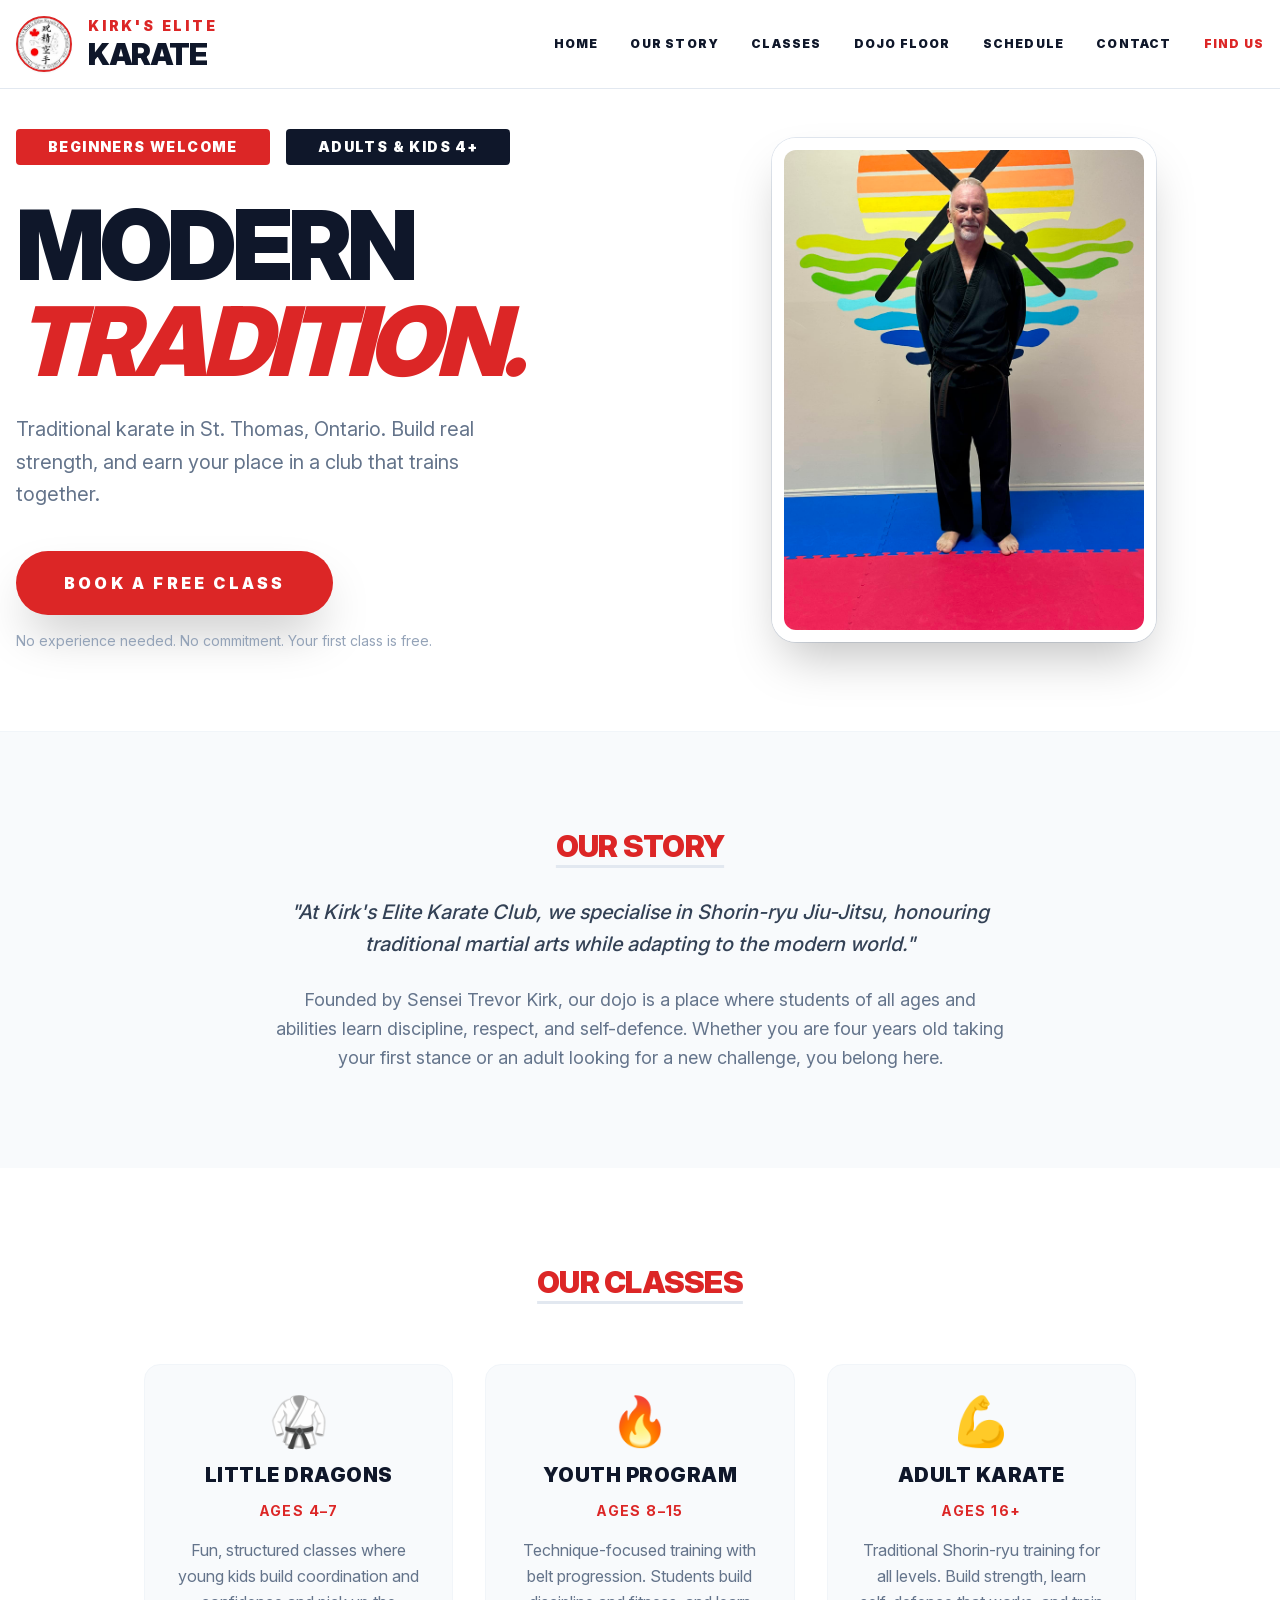
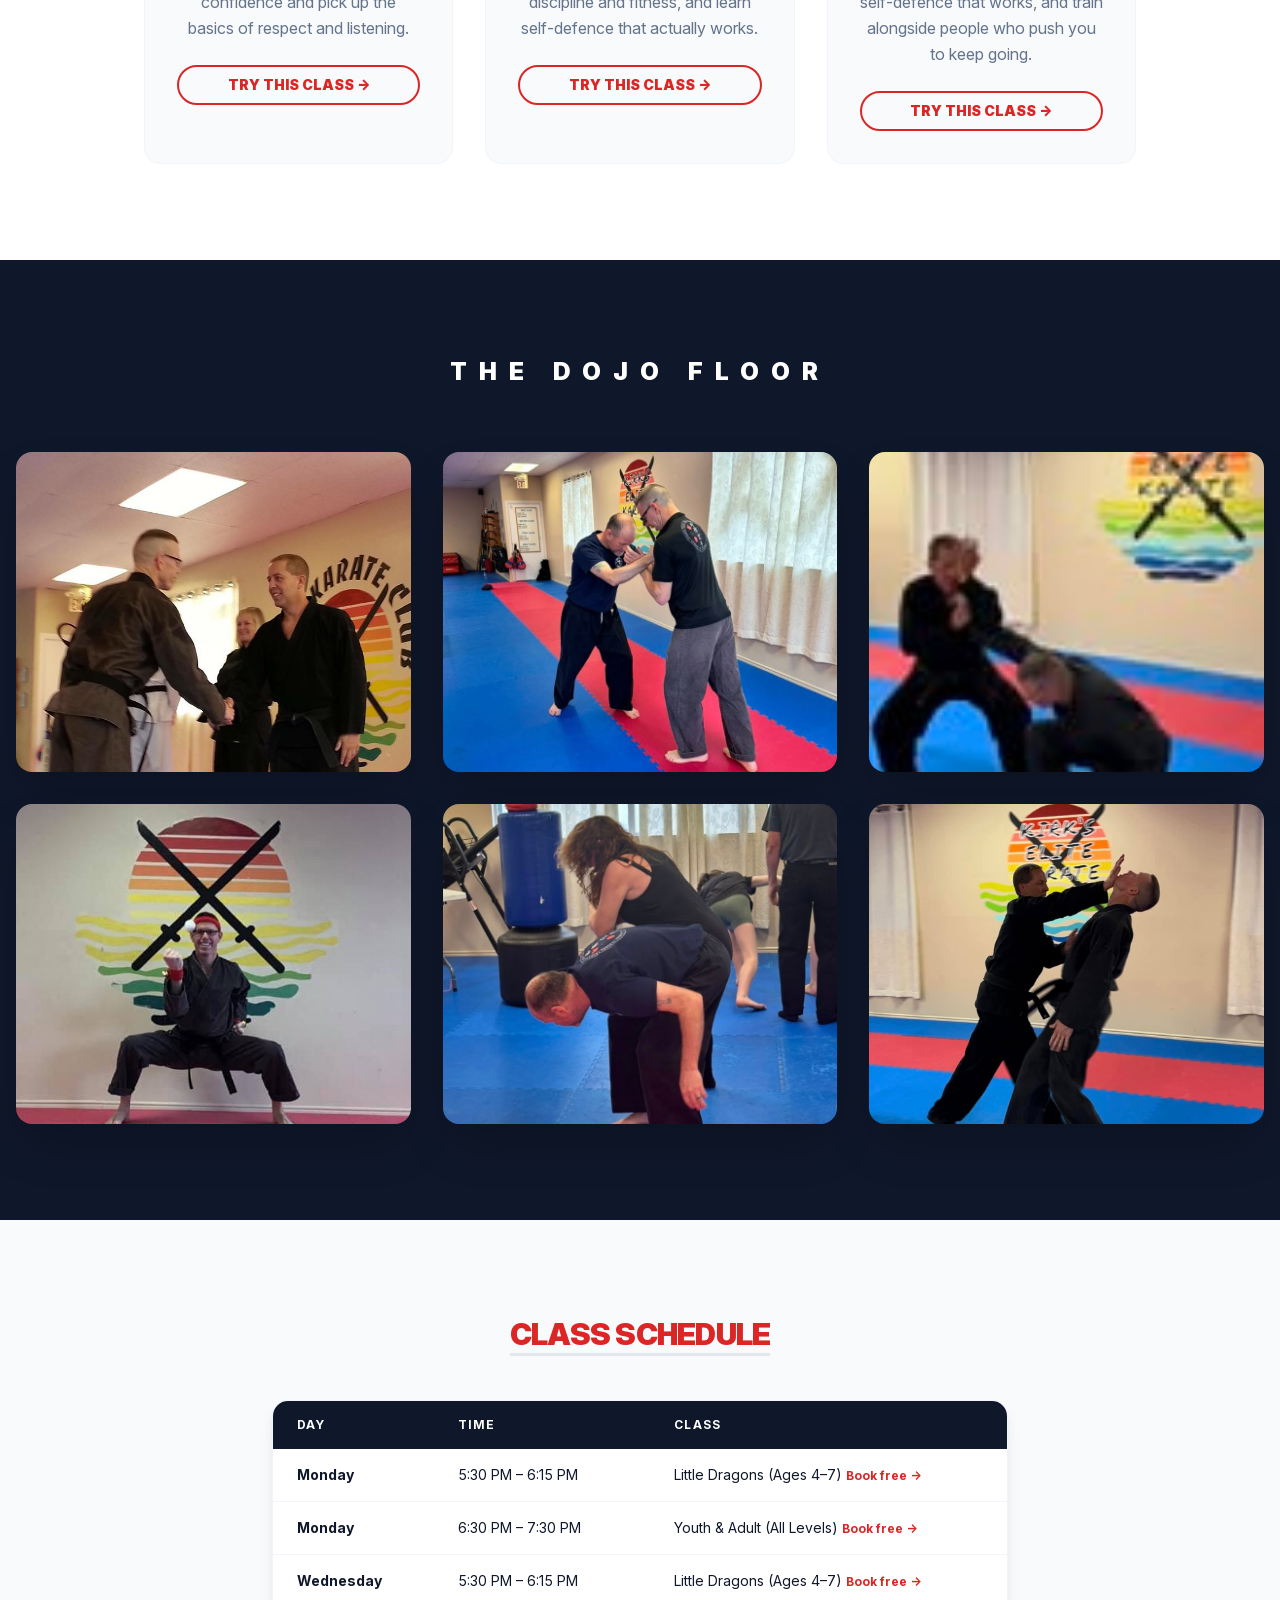
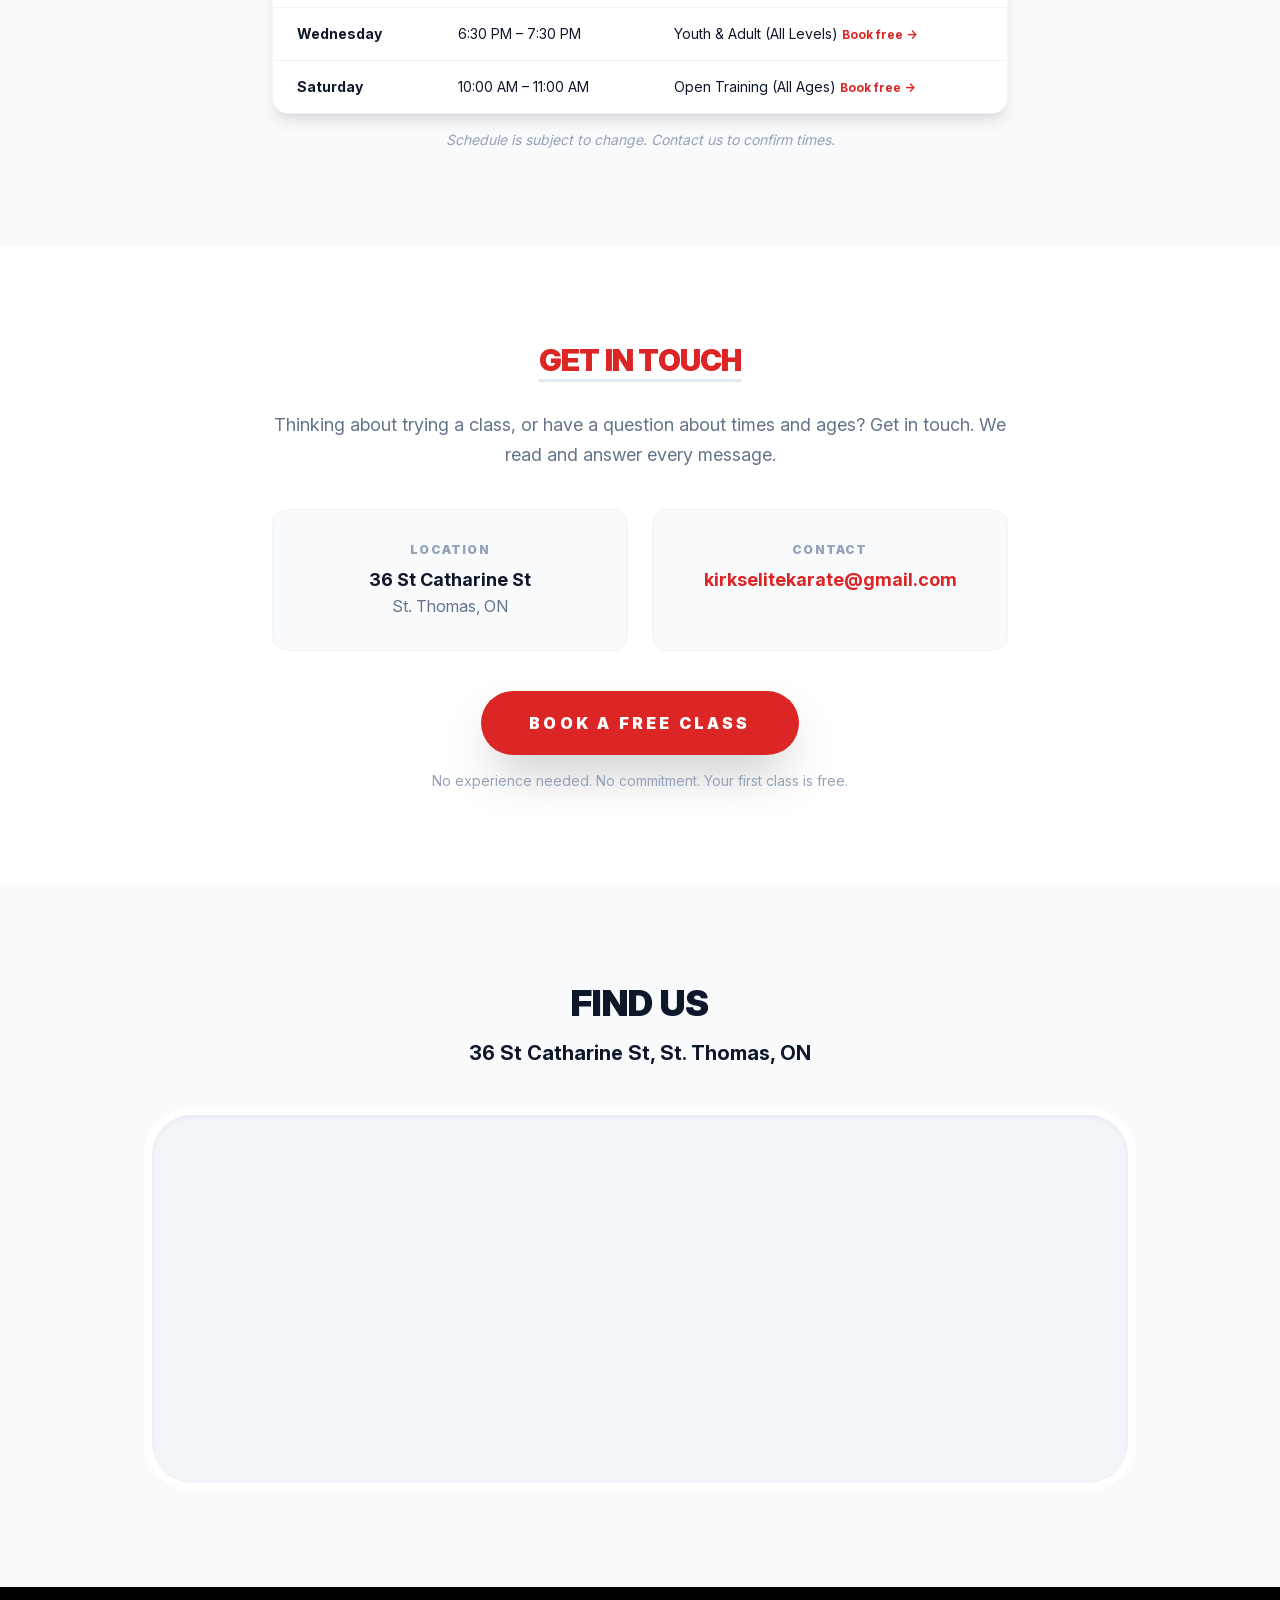
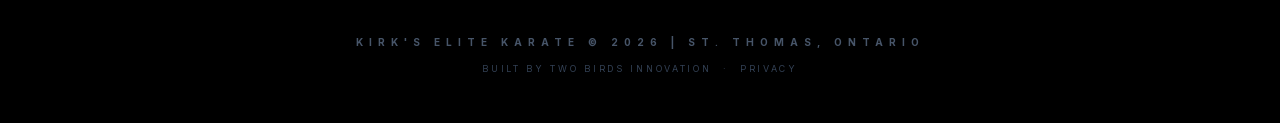
<file: index.html>
<!DOCTYPE html>
<html lang="en-CA">
<head>
    <meta charset="UTF-8">
    <meta name="viewport" content="width=device-width, initial-scale=1.0">
    <title>Kirk's Elite Karate Club | St. Thomas, ON</title>
    <meta name="description" content="Shorin-ryu Jiu-Jitsu for kids, teens, and adults in St. Thomas, Ontario. Beginners welcome. Building strength through discipline and community through respect.">
    <link rel="stylesheet" href="css/style.css">
    <style>
        @font-face{font-family:'Inter';font-style:normal;font-display:swap;font-weight:100 900;src:url('fonts/inter/InterVariable.woff2') format('woff2-variations'),url('fonts/inter/InterVariable.woff2') format('woff2')}
        body { font-family: 'Inter', 'InterVariable', sans-serif; }
    </style>
</head>
<body class="bg-slate-50 text-slate-900">

    <a href="#main" class="skip-link">Skip to main content</a>

    <!-- Navigation -->
    <nav class="bg-white border-b border-slate-200 py-4 sticky top-0 z-50">
        <div class="container mx-auto px-4 flex justify-between items-center">
            <a href="#" class="flex items-center space-x-4 hover:opacity-80 transition">
                <img src="kirks-elite-karate-crest.jpg" class="h-14 w-14 rounded-full border-2 border-red-600 shadow-sm" alt="Kirk's Elite Karate Club crest: Shorin-ryu Jujutsu, St. Thomas, Canada">
                <div class="leading-none">
                    <span class="text-red-600 block text-sm font-black uppercase tracking-[0.2em]">Kirk's Elite</span>
                    <span class="text-slate-900 text-3xl font-black uppercase tracking-tighter">Karate</span>
                </div>
            </a>
            <div class="space-x-8 hidden md:flex text-xs font-black uppercase tracking-widest">
                <a href="#welcome" class="hover:text-red-600 transition">Home</a>
                <a href="#about" class="hover:text-red-600 transition">Our Story</a>
                <a href="#classes" class="hover:text-red-600 transition">Classes</a>
                <a href="#gallery" class="hover:text-red-600 transition">Dojo Floor</a>
                <a href="#schedule" class="hover:text-red-600 transition">Schedule</a>
                <a href="#contact" class="hover:text-red-600 transition">Contact</a>
                <a href="#find-us" class="text-red-600">Find Us</a>
            </div>
            <!-- Mobile menu button -->
            <button id="mobile-menu-btn" class="md:hidden p-2 rounded" aria-label="Open menu" aria-expanded="false" aria-controls="mobile-menu">
                <svg class="w-6 h-6" fill="none" stroke="currentColor" viewBox="0 0 24 24"><path stroke-linecap="round" stroke-linejoin="round" stroke-width="2" d="M4 6h16M4 12h16M4 18h16"/></svg>
            </button>
        </div>
        <!-- Mobile nav -->
        <div id="mobile-menu" class="hidden md:hidden px-4 pb-4 pt-2 space-y-3 text-xs font-black uppercase tracking-widest">
            <a href="#welcome" class="block hover:text-red-600 transition">Home</a>
            <a href="#about" class="block hover:text-red-600 transition">Our Story</a>
            <a href="#classes" class="block hover:text-red-600 transition">Classes</a>
            <a href="#gallery" class="block hover:text-red-600 transition">Dojo Floor</a>
            <a href="#schedule" class="block hover:text-red-600 transition">Schedule</a>
            <a href="#contact" class="block hover:text-red-600 transition">Contact</a>
            <a href="#find-us" class="block text-red-600">Find Us</a>
        </div>
    </nav>

    <main id="main">
        <!-- Hero -->
        <section id="welcome" class="pt-10 pb-20 bg-white border-b border-slate-100">
            <div class="container mx-auto px-4 grid md:grid-cols-2 gap-12 items-center">
                <div class="text-center md:text-left order-2 md:order-1">
                    <div class="flex flex-wrap justify-center md:justify-start gap-4 mb-8">
                        <span class="bg-red-600 text-white text-sm font-black px-8 py-2 rounded uppercase tracking-widest shadow-md">Beginners Welcome</span>
                        <span class="bg-slate-900 text-white text-sm font-black px-8 py-2 rounded uppercase tracking-widest shadow-md">Adults &amp; Kids 4+</span>
                    </div>
                    <h1 class="text-6xl md:text-8xl font-black uppercase leading-[0.85] tracking-tighter text-slate-900 mb-6">
                        Modern<br><span class="text-red-600 italic">Tradition.</span>
                    </h1>
                    <p class="text-xl text-slate-500 leading-relaxed mb-10 max-w-lg">
                        Traditional karate in St. Thomas, Ontario. Build real strength, and earn your place in a club that trains together.
                    </p>
                    <a href="#contact" class="bg-red-600 text-white px-12 py-5 rounded-full font-black uppercase tracking-[0.2em] hover:bg-slate-900 transition-all inline-block shadow-2xl">
                        Book a Free Class
                    </a>
                    <p class="text-sm text-slate-400 mt-4">No experience needed. No commitment. Your first class is free.</p>
                </div>

                <div class="order-1 md:order-2 flex justify-center">
                    <div class="relative w-full max-w-sm">
                        <div class="rounded-3xl overflow-hidden shadow-2xl border-[12px] border-white ring-1 ring-slate-200">
                            <img src="kirks photo 22.jpg" alt="Sensei Trevor Kirk demonstrating karate technique" class="w-full h-auto object-cover">
                        </div>
                    </div>
                </div>
            </div>
        </section>

        <!-- Our Story -->
        <section id="about" class="py-24 bg-slate-50">
            <div class="container mx-auto px-4 max-w-3xl text-center">
                <h2 class="text-3xl font-black uppercase mb-8 tracking-tight text-red-600 underline decoration-slate-200 underline-offset-8">Our Story</h2>
                <p class="text-xl text-slate-700 leading-relaxed italic font-medium mb-6">
                    "At Kirk's Elite Karate Club, we specialise in Shorin-ryu Jiu-Jitsu, honouring traditional martial arts while adapting to the modern world."
                </p>
                <p class="text-lg text-slate-500 leading-relaxed">
                    Founded by Sensei Trevor Kirk, our dojo is a place where students of all ages and abilities learn discipline, respect, and self-defence. Whether you are four years old taking your first stance or an adult looking for a new challenge, you belong here.
                </p>
            </div>
        </section>

        <!-- Classes -->
        <section id="classes" class="py-24 bg-white">
            <div class="container mx-auto px-4 max-w-5xl">
                <h2 class="text-3xl font-black uppercase mb-16 tracking-tight text-center text-red-600 underline decoration-slate-200 underline-offset-8">Our Classes</h2>
                <div class="grid md:grid-cols-3 gap-8">
                    <!-- Kids -->
                    <div class="bg-slate-50 rounded-2xl p-8 text-center border border-slate-100 hover:shadow-lg transition">
                        <div class="text-5xl mb-4">🥋</div>
                        <h3 class="text-xl font-black uppercase tracking-wide mb-3">Little Dragons</h3>
                        <p class="text-sm font-bold text-red-600 uppercase tracking-widest mb-4">Ages 4–7</p>
                        <p class="text-slate-500 leading-relaxed mb-6">
                            Fun, structured classes where young kids build coordination and confidence and pick up the basics of respect and listening.
                        </p>
                        <a href="#contact" class="block w-fit mx-auto border-2 border-red-600 text-red-600 px-6 py-2 rounded-full text-sm font-black uppercase tracking-wider hover:bg-red-600 hover:text-white transition">Try this class &rarr;</a>
                    </div>
                    <!-- Youth -->
                    <div class="bg-slate-50 rounded-2xl p-8 text-center border border-slate-100 hover:shadow-lg transition">
                        <div class="text-5xl mb-4">🔥</div>
                        <h3 class="text-xl font-black uppercase tracking-wide mb-3">Youth Program</h3>
                        <p class="text-sm font-bold text-red-600 uppercase tracking-widest mb-4">Ages 8–15</p>
                        <p class="text-slate-500 leading-relaxed mb-6">
                            Technique-focused training with belt progression. Students build discipline and fitness, and learn self-defence that actually works.
                        </p>
                        <a href="#contact" class="block w-fit mx-auto border-2 border-red-600 text-red-600 px-6 py-2 rounded-full text-sm font-black uppercase tracking-wider hover:bg-red-600 hover:text-white transition">Try this class &rarr;</a>
                    </div>
                    <!-- Adults -->
                    <div class="bg-slate-50 rounded-2xl p-8 text-center border border-slate-100 hover:shadow-lg transition">
                        <div class="text-5xl mb-4">💪</div>
                        <h3 class="text-xl font-black uppercase tracking-wide mb-3">Adult Karate</h3>
                        <p class="text-sm font-bold text-red-600 uppercase tracking-widest mb-4">Ages 16+</p>
                        <p class="text-slate-500 leading-relaxed mb-6">
                            Traditional Shorin-ryu training for all levels. Build strength, learn self-defence that works, and train alongside people who push you to keep going.
                        </p>
                        <a href="#contact" class="block w-fit mx-auto border-2 border-red-600 text-red-600 px-6 py-2 rounded-full text-sm font-black uppercase tracking-wider hover:bg-red-600 hover:text-white transition">Try this class &rarr;</a>
                    </div>
                </div>
            </div>
        </section>

        <!-- Dojo Floor / Gallery -->
        <section id="gallery" class="py-24 bg-slate-900 text-white">
            <div class="container mx-auto px-4 text-center">
                <h2 class="text-2xl font-black uppercase mb-16 tracking-[0.5em]">The Dojo Floor</h2>
                <div class="grid grid-cols-1 sm:grid-cols-2 md:grid-cols-3 gap-8">
                    <img src="kirks photo 26.jpg" class="rounded-2xl h-80 w-full object-cover object-top shadow-2xl" alt="Students showing respect with a bow">
                    <img src="kirks photo 25.jpg" class="rounded-2xl h-80 w-full object-cover shadow-2xl" alt="Karate technique demonstration">
                    <img src="kirks photo 21.jpg" class="rounded-2xl h-80 w-full object-cover shadow-2xl" alt="Students in action during class">
                    <img src="kirks photo 23.jpg" class="rounded-2xl h-80 w-full object-cover shadow-2xl" alt="Kirk's Elite Karate Club branding">
                    <img src="kirks photo 3.jpg" class="rounded-2xl h-80 w-full object-cover shadow-2xl" alt="Training session at the dojo">
                    <img src="kirks photo 5.jpg" class="rounded-2xl h-80 w-full object-cover shadow-2xl" alt="Belt ceremony celebration">
                </div>
            </div>
        </section>

        <!-- Schedule -->
        <section id="schedule" class="py-24 bg-slate-50">
            <div class="container mx-auto px-4 max-w-3xl">
                <h2 class="text-3xl font-black uppercase mb-12 tracking-tight text-center text-red-600 underline decoration-slate-200 underline-offset-8">Class Schedule</h2>
                <div class="bg-white rounded-2xl shadow-lg overflow-hidden border border-slate-100">
                    <table class="w-full text-left">
                        <thead>
                            <tr class="bg-slate-900 text-white text-xs font-black uppercase tracking-widest">
                                <th class="px-6 py-4">Day</th>
                                <th class="px-6 py-4">Time</th>
                                <th class="px-6 py-4">Class</th>
                            </tr>
                        </thead>
                        <tbody class="text-sm">
                            <tr class="border-b border-slate-100">
                                <td class="px-6 py-4 font-bold">Monday</td>
                                <td class="px-6 py-4">5:30 PM – 6:15 PM</td>
                                <td class="px-6 py-4">Little Dragons (Ages 4–7) <a href="#contact" class="ml-2 text-red-600 font-bold text-xs hover:underline whitespace-nowrap">Book free &rarr;</a></td>
                            </tr>
                            <tr class="border-b border-slate-100">
                                <td class="px-6 py-4 font-bold">Monday</td>
                                <td class="px-6 py-4">6:30 PM – 7:30 PM</td>
                                <td class="px-6 py-4">Youth &amp; Adult (All Levels) <a href="#contact" class="ml-2 text-red-600 font-bold text-xs hover:underline whitespace-nowrap">Book free &rarr;</a></td>
                            </tr>
                            <tr class="border-b border-slate-100">
                                <td class="px-6 py-4 font-bold">Wednesday</td>
                                <td class="px-6 py-4">5:30 PM – 6:15 PM</td>
                                <td class="px-6 py-4">Little Dragons (Ages 4–7) <a href="#contact" class="ml-2 text-red-600 font-bold text-xs hover:underline whitespace-nowrap">Book free &rarr;</a></td>
                            </tr>
                            <tr class="border-b border-slate-100">
                                <td class="px-6 py-4 font-bold">Wednesday</td>
                                <td class="px-6 py-4">6:30 PM – 7:30 PM</td>
                                <td class="px-6 py-4">Youth &amp; Adult (All Levels) <a href="#contact" class="ml-2 text-red-600 font-bold text-xs hover:underline whitespace-nowrap">Book free &rarr;</a></td>
                            </tr>
                            <tr>
                                <td class="px-6 py-4 font-bold">Saturday</td>
                                <td class="px-6 py-4">10:00 AM – 11:00 AM</td>
                                <td class="px-6 py-4">Open Training (All Ages) <a href="#contact" class="ml-2 text-red-600 font-bold text-xs hover:underline whitespace-nowrap">Book free &rarr;</a></td>
                            </tr>
                        </tbody>
                    </table>
                </div>
                <p class="text-center text-slate-400 text-sm mt-4 italic">Schedule is subject to change. Contact us to confirm times.</p>
            </div>
        </section>

        <!-- Contact -->
        <section id="contact" class="py-24 bg-white">
            <div class="container mx-auto px-4 max-w-3xl text-center">
                <h2 class="text-3xl font-black uppercase mb-8 tracking-tight text-red-600 underline decoration-slate-200 underline-offset-8">Get in Touch</h2>
                <p class="text-lg text-slate-500 leading-relaxed mb-10">
                    Thinking about trying a class, or have a question about times and ages? Get in touch. We read and answer every message.
                </p>
                <div class="grid sm:grid-cols-2 gap-6 mb-10">
                    <div class="bg-slate-50 rounded-2xl p-8 border border-slate-100">
                        <p class="text-xs font-black uppercase tracking-widest text-slate-400 mb-2">Location</p>
                        <p class="text-lg font-bold">36 St Catharine St</p>
                        <p class="text-slate-500">St. Thomas, ON</p>
                    </div>
                    <div class="bg-slate-50 rounded-2xl p-8 border border-slate-100">
                        <p class="text-xs font-black uppercase tracking-widest text-slate-400 mb-2">Contact</p>
                        <a href="mailto:kirkselitekarate@gmail.com" class="text-lg font-bold text-red-600 hover:underline break-all">kirkselitekarate@gmail.com</a>
                    </div>
                </div>
                <a href="mailto:kirkselitekarate@gmail.com?subject=Book%20a%20Free%20Class" class="bg-red-600 text-white px-12 py-5 rounded-full font-black uppercase tracking-[0.2em] hover:bg-slate-900 transition-all inline-block shadow-2xl">
                    Book a Free Class
                </a>
                <p class="text-sm text-slate-400 mt-4">No experience needed. No commitment. Your first class is free.</p>
            </div>
        </section>

        <!-- Map -->
        <section id="find-us" class="py-24 bg-slate-50">
            <div class="container mx-auto px-4 max-w-5xl text-center">
                <h2 class="text-4xl font-black uppercase mb-4">Find Us</h2>
                <p class="text-xl font-bold mb-10">36 St Catharine St, St. Thomas, ON</p>
                <div class="h-96 bg-slate-100 rounded-[3rem] overflow-hidden shadow-inner border-8 border-white">
                    <iframe title="Kirk's Elite Karate Club location on Google Maps" width="100%" height="100%" frameborder="0" src="https://maps.google.com/maps?q=36%20St%20Catharine%20St,%20St.%20Thomas,%20ON&t=&z=15&ie=UTF8&iwloc=&output=embed"></iframe>
                </div>
            </div>
        </section>
    </main>

    <footer class="bg-black text-slate-600 py-12 text-center">
        <p class="text-[10px] font-bold uppercase tracking-[0.6em] mb-3">
            Kirk's Elite Karate &copy; 2026 | St. Thomas, Ontario
        </p>
        <p class="text-[9px] uppercase tracking-[0.3em] text-slate-700">
            Built by <a href="https://twobirds-kramerica.github.io/two-birds-innovation/" class="hover:text-slate-400 transition">Two Birds Innovation</a>
            &nbsp;&middot;&nbsp;
            <a href="privacy.html" class="hover:text-slate-400 transition">Privacy</a>
        </p>
    </footer>

    <script>
        // Mobile menu toggle
        var btn = document.getElementById('mobile-menu-btn');
        var menu = document.getElementById('mobile-menu');
        if (btn && menu) {
            btn.addEventListener('click', function() {
                var isOpen = !menu.classList.contains('hidden');
                menu.classList.toggle('hidden');
                btn.setAttribute('aria-expanded', isOpen ? 'false' : 'true');
                btn.setAttribute('aria-label', isOpen ? 'Open menu' : 'Close menu');
            });
            menu.querySelectorAll('a').forEach(function(link) {
                link.addEventListener('click', function() {
                    menu.classList.add('hidden');
                    btn.setAttribute('aria-expanded', 'false');
                    btn.setAttribute('aria-label', 'Open menu');
                });
            });
        }
    </script>
</body>
</html>
</file>
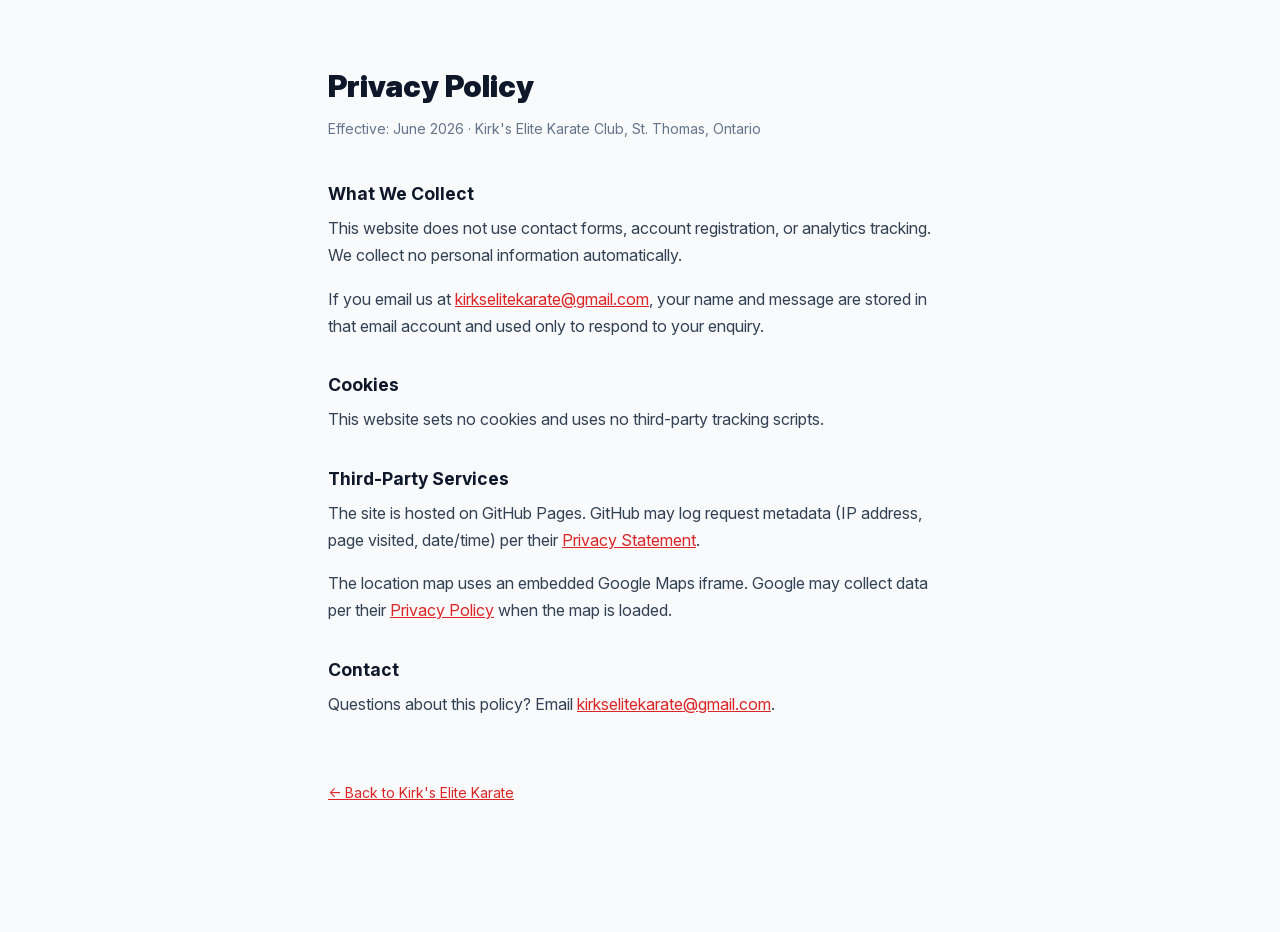
<file: privacy.html>
<!DOCTYPE html>
<html lang="en-CA">
<head>
    <meta charset="UTF-8">
    <meta name="viewport" content="width=device-width, initial-scale=1.0">
    <title>Privacy Policy | Kirk's Elite Karate Club</title>
    <meta name="robots" content="noindex, follow">
    <link rel="stylesheet" href="css/style.css">
    <style>
        @font-face{font-family:'Inter';font-style:normal;font-display:swap;font-weight:100 900;src:url('fonts/inter/InterVariable.woff2') format('woff2-variations'),url('fonts/inter/InterVariable.woff2') format('woff2')}
        body { font-family: 'Inter', 'InterVariable', sans-serif; background: #f8fafc; color: #0f172a; }
        .privacy-wrap { max-width: 42rem; margin: 4rem auto; padding: 0 1.5rem 4rem; }
        h1 { font-size: 1.875rem; font-weight: 900; margin-bottom: 0.5rem; }
        .date { font-size: 0.875rem; color: #64748b; margin-bottom: 2.5rem; }
        h2 { font-size: 1.1rem; font-weight: 700; margin: 2rem 0 0.5rem; }
        p  { line-height: 1.7; margin-bottom: 1rem; color: #334155; }
        a  { color: #dc2626; text-decoration: underline; }
        .back { font-size: 0.875rem; margin-top: 3rem; display: inline-block; }
    </style>
</head>
<body>
<div class="privacy-wrap">
    <h1>Privacy Policy</h1>
    <p class="date">Effective: June 2026 · Kirk's Elite Karate Club, St. Thomas, Ontario</p>

    <h2>What We Collect</h2>
    <p>This website does not use contact forms, account registration, or analytics tracking. We collect no personal information automatically.</p>
    <p>If you email us at <a href="mailto:kirkselitekarate@gmail.com">kirkselitekarate@gmail.com</a>, your name and message are stored in that email account and used only to respond to your enquiry.</p>

    <h2>Cookies</h2>
    <p>This website sets no cookies and uses no third-party tracking scripts.</p>

    <h2>Third-Party Services</h2>
    <p>The site is hosted on GitHub Pages. GitHub may log request metadata (IP address, page visited, date/time) per their <a href="https://docs.github.com/en/site-policy/privacy-policies/github-general-privacy-statement" target="_blank" rel="noopener">Privacy Statement</a>.</p>
    <p>The location map uses an embedded Google Maps iframe. Google may collect data per their <a href="https://policies.google.com/privacy" target="_blank" rel="noopener">Privacy Policy</a> when the map is loaded.</p>

    <h2>Contact</h2>
    <p>Questions about this policy? Email <a href="mailto:kirkselitekarate@gmail.com">kirkselitekarate@gmail.com</a>.</p>

    <a href="index.html" class="back">&larr; Back to Kirk's Elite Karate</a>
</div>
</body>
</html>
</file>
<file: css/style.css>
/* ================================================================
   Kirk's Elite Karate — Utility CSS
   Replaces cdn.tailwindcss.com (sovereignty: self-hosted).
   All class names and values derived from Tailwind CSS v3 spec.
   ================================================================ */

/* ── Reset ── */
*, *::before, *::after { box-sizing: border-box; }
* { margin: 0; padding: 0; }
html { scroll-behavior: smooth; -webkit-font-smoothing: antialiased; }
body { line-height: 1.5; }
img, svg, video { display: block; max-width: 100%; }
a { color: inherit; text-decoration: none; }
table { border-collapse: collapse; width: 100%; }
iframe { border: none; }

/* ── Custom Properties ── */
:root {
  --red-600:    #dc2626;
  --slate-50:   #f8fafc;
  --slate-100:  #f1f5f9;
  --slate-200:  #e2e8f0;
  --slate-400:  #94a3b8;
  --slate-500:  #64748b;
  --slate-600:  #475569;
  --slate-700:  #334155;
  --slate-900:  #0f172a;
}

/* ── Display ── */
.block        { display: block; }
.inline-block { display: inline-block; }
.flex         { display: flex; }
.grid         { display: grid; }
.hidden       { display: none; }
.table        { display: table; }

/* ── Position ── */
.relative { position: relative; }
.sticky   { position: sticky; }
.top-0    { top: 0; }
.z-50     { z-index: 50; }

/* ── Overflow ── */
.overflow-hidden { overflow: hidden; }

/* ── Layout — Container ── */
.container {
  width: 100%;
  margin-left: auto;
  margin-right: auto;
  padding-left: 1rem;
  padding-right: 1rem;
  max-width: 1280px;
}
.mx-auto { margin-left: auto; margin-right: auto; }

/* ── Flex helpers ── */
.flex-wrap      { flex-wrap: wrap; }
.justify-between { justify-content: space-between; }
.justify-center  { justify-content: center; }
.justify-start   { justify-content: flex-start; }
.items-center    { align-items: center; }
.space-x-4 > * + * { margin-left: 1rem; }
.space-x-8 > * + * { margin-left: 2rem; }
.space-y-3 > * + * { margin-top: 0.75rem; }

/* ── Grid helpers ── */
.grid-cols-1 { grid-template-columns: repeat(1, minmax(0, 1fr)); }
.gap-4  { gap: 1rem; }
.gap-6  { gap: 1.5rem; }
.gap-8  { gap: 2rem; }
.gap-12 { gap: 3rem; }

/* ── Ordering ── */
.order-1 { order: 1; }
.order-2 { order: 2; }

/* ── Sizing ── */
.w-full  { width: 100%; }
.h-full  { height: 100%; }
.h-auto  { height: auto; }
.w-6     { width: 1.5rem; }
.h-6     { height: 1.5rem; }
.w-14    { width: 3.5rem; }
.h-14    { height: 3.5rem; }
.h-80    { height: 20rem; }
.h-96    { height: 24rem; }

.max-w-sm  { max-width: 24rem; }
.max-w-lg  { max-width: 32rem; }
.max-w-3xl { max-width: 48rem; }
.max-w-5xl { max-width: 64rem; }

/* ── Padding ── */
.p-2  { padding: 0.5rem; }
.p-8  { padding: 2rem; }
.px-4  { padding-left: 1rem;  padding-right: 1rem; }
.px-6  { padding-left: 1.5rem; padding-right: 1.5rem; }
.px-8  { padding-left: 2rem;  padding-right: 2rem; }
.px-12 { padding-left: 3rem;  padding-right: 3rem; }
.py-2  { padding-top: 0.5rem;  padding-bottom: 0.5rem; }
.py-4  { padding-top: 1rem;    padding-bottom: 1rem; }
.py-5  { padding-top: 1.25rem; padding-bottom: 1.25rem; }
.py-12 { padding-top: 3rem;    padding-bottom: 3rem; }
.py-24 { padding-top: 6rem;    padding-bottom: 6rem; }
.pt-2  { padding-top: 0.5rem; }
.pt-10 { padding-top: 2.5rem; }
.pb-4  { padding-bottom: 1rem; }
.pb-20 { padding-bottom: 5rem; }

/* ── Margin ── */
.mb-2  { margin-bottom: 0.5rem; }
.mb-3  { margin-bottom: 0.75rem; }
.mb-4  { margin-bottom: 1rem; }
.mb-6  { margin-bottom: 1.5rem; }
.mb-8  { margin-bottom: 2rem; }
.mb-10 { margin-bottom: 2.5rem; }
.mb-12 { margin-bottom: 3rem; }
.mb-16 { margin-bottom: 4rem; }
.mt-4  { margin-top: 1rem; }

/* ── Typography — sizes ── */
.text-\[9px\]  { font-size: 9px; }
.text-\[10px\] { font-size: 10px; }
.text-xs   { font-size: 0.75rem;  line-height: 1rem; }
.text-sm   { font-size: 0.875rem; line-height: 1.25rem; }
.text-base { font-size: 1rem;     line-height: 1.5rem; }
.text-lg   { font-size: 1.125rem; line-height: 1.75rem; }
.text-xl   { font-size: 1.25rem;  line-height: 1.75rem; }
.text-2xl  { font-size: 1.5rem;   line-height: 2rem; }
.text-3xl  { font-size: 1.875rem; line-height: 2.25rem; }
.text-4xl  { font-size: 2.25rem;  line-height: 2.5rem; }
.text-5xl  { font-size: 3rem;     line-height: 1; }
.text-6xl  { font-size: 3.75rem;  line-height: 1; }
.text-8xl  { font-size: 6rem;     line-height: 1; }

/* ── Typography — style ── */
.font-medium { font-weight: 500; }
.font-bold   { font-weight: 700; }
.font-black  { font-weight: 900; }
.italic      { font-style: italic; }
.uppercase   { text-transform: uppercase; }
.text-left   { text-align: left; }
.text-center { text-align: center; }
.break-all   { word-break: break-all; }

/* ── Leading ── */
.leading-none     { line-height: 1; }
.leading-relaxed  { line-height: 1.625; }
.leading-\[0\.85\] { line-height: 0.85; }

/* ── Tracking ── */
.tracking-tighter   { letter-spacing: -0.05em; }
.tracking-tight     { letter-spacing: -0.025em; }
.tracking-wide      { letter-spacing: 0.025em; }
.tracking-widest    { letter-spacing: 0.1em; }
.tracking-\[0\.2em\] { letter-spacing: 0.2em; }
.tracking-\[0\.3em\] { letter-spacing: 0.3em; }
.tracking-\[0\.5em\] { letter-spacing: 0.5em; }
.tracking-\[0\.6em\] { letter-spacing: 0.6em; }

/* ── Underline ── */
.underline            { text-decoration-line: underline; }
.decoration-slate-200 { text-decoration-color: var(--slate-200); }
.underline-offset-8   { text-underline-offset: 8px; }

/* ── Text colours ── */
.text-white    { color: #fff; }
.text-red-600  { color: var(--red-600); }
.text-slate-400 { color: var(--slate-400); }
.text-slate-500 { color: var(--slate-500); }
.text-slate-600 { color: var(--slate-600); }
.text-slate-700 { color: var(--slate-700); }
.text-slate-900 { color: var(--slate-900); }

/* ── Background colours ── */
.bg-white    { background-color: #fff; }
.bg-black    { background-color: #000; }
.bg-red-600  { background-color: var(--red-600); }
.bg-slate-50  { background-color: var(--slate-50); }
.bg-slate-100 { background-color: var(--slate-100); }
.bg-slate-900 { background-color: var(--slate-900); }

/* ── Borders ── */
.border   { border-width: 1px; border-style: solid; }
.border-b { border-bottom-width: 1px; border-bottom-style: solid; }
.border-2 { border-width: 2px; border-style: solid; }
.border-8 { border-width: 8px; border-style: solid; }
.border-\[12px\] { border-width: 12px; border-style: solid; }

.border-white    { border-color: #fff; }
.border-red-600  { border-color: var(--red-600); }
.border-slate-100 { border-color: var(--slate-100); }
.border-slate-200 { border-color: var(--slate-200); }

/* ── Ring (subtle outline shadow) ── */
.ring-1 { box-shadow: 0 0 0 1px var(--ring-color, rgba(0,0,0,0.05)); }
.ring-slate-200 { --ring-color: var(--slate-200); }

/* Combine ring with drop shadow when both present */
.shadow-2xl.ring-1 {
  box-shadow: 0 25px 50px -12px rgb(0 0 0 / 0.25), 0 0 0 1px var(--ring-color, rgba(0,0,0,0.05));
}

/* ── Border radius ── */
.rounded       { border-radius: 0.25rem; }
.rounded-full  { border-radius: 9999px; }
.rounded-2xl   { border-radius: 1rem; }
.rounded-3xl   { border-radius: 1.5rem; }
.rounded-\[3rem\] { border-radius: 3rem; }

/* ── Shadows ── */
.shadow-sm   { box-shadow: 0 1px 2px 0 rgb(0 0 0 / 0.05); }
.shadow-lg   { box-shadow: 0 10px 15px -3px rgb(0 0 0 / 0.1), 0 4px 6px -4px rgb(0 0 0 / 0.1); }
.shadow-2xl  { box-shadow: 0 25px 50px -12px rgb(0 0 0 / 0.25); }
.shadow-inner { box-shadow: inset 0 2px 4px 0 rgb(0 0 0 / 0.05); }

/* ── Object fit ── */
.object-cover { object-fit: cover; }
.object-top   { object-position: top; }

/* ── SVG helpers ── */
.fill-none { fill: none; }

/* ── Transitions ── */
.transition {
  transition-property: color, background-color, border-color, opacity, box-shadow, transform;
  transition-timing-function: cubic-bezier(0.4, 0, 0.2, 1);
  transition-duration: 150ms;
}
.transition-all {
  transition-property: all;
  transition-timing-function: cubic-bezier(0.4, 0, 0.2, 1);
  transition-duration: 150ms;
}

/* ── Hover states ── */
.hover\:text-red-600:hover   { color: var(--red-600); }
.hover\:text-slate-400:hover { color: var(--slate-400); }
.hover\:bg-slate-900:hover   { background-color: var(--slate-900); }
.hover\:shadow-lg:hover      { box-shadow: 0 10px 15px -3px rgb(0 0 0 / 0.1), 0 4px 6px -4px rgb(0 0 0 / 0.1); }
.hover\:opacity-80:hover     { opacity: 0.8; }
.hover\:underline:hover      { text-decoration-line: underline; }

/* ── Skip link (accessibility) ── */
.skip-link {
  position: absolute;
  top: -100%;
  left: 1rem;
  padding: 0.5rem 1rem;
  background: var(--slate-900);
  color: #fff;
  font-weight: 700;
  font-size: 0.875rem;
  border-radius: 0 0 0.25rem 0.25rem;
  z-index: 9999;
  text-decoration: none;
}
.skip-link:focus { top: 0; }

/* ── Responsive — sm ≥640px ── */
@media (min-width: 640px) {
  .sm\:grid-cols-2 { grid-template-columns: repeat(2, minmax(0, 1fr)); }
}

/* ── Responsive — md ≥768px ── */
@media (min-width: 768px) {
  .md\:flex    { display: flex; }
  .md\:hidden  { display: none; }
  .md\:grid-cols-2 { grid-template-columns: repeat(2, minmax(0, 1fr)); }
  .md\:grid-cols-3 { grid-template-columns: repeat(3, minmax(0, 1fr)); }
  .md\:text-left   { text-align: left; }
  .md\:text-8xl    { font-size: 6rem; line-height: 1; }
  .md\:order-1     { order: 1; }
  .md\:order-2     { order: 2; }
  .md\:justify-start { justify-content: flex-start; }
}
</file>
